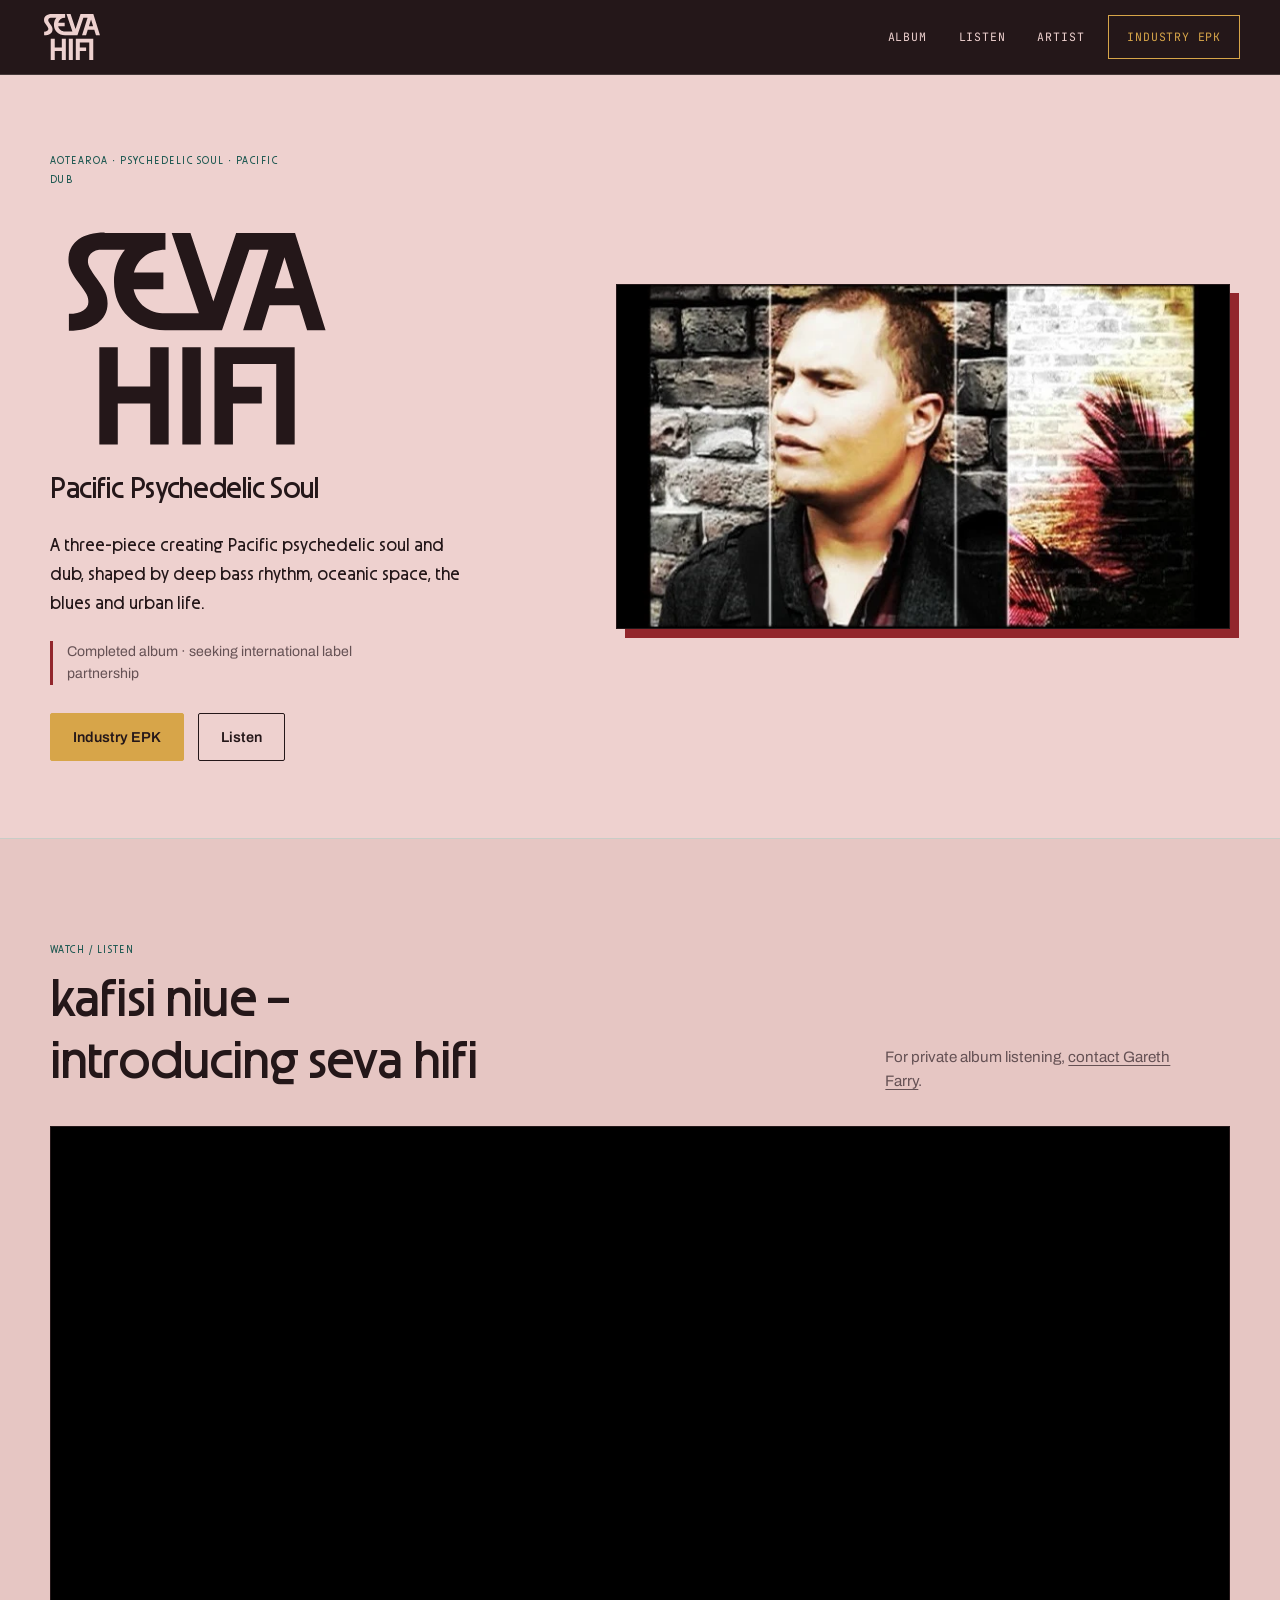
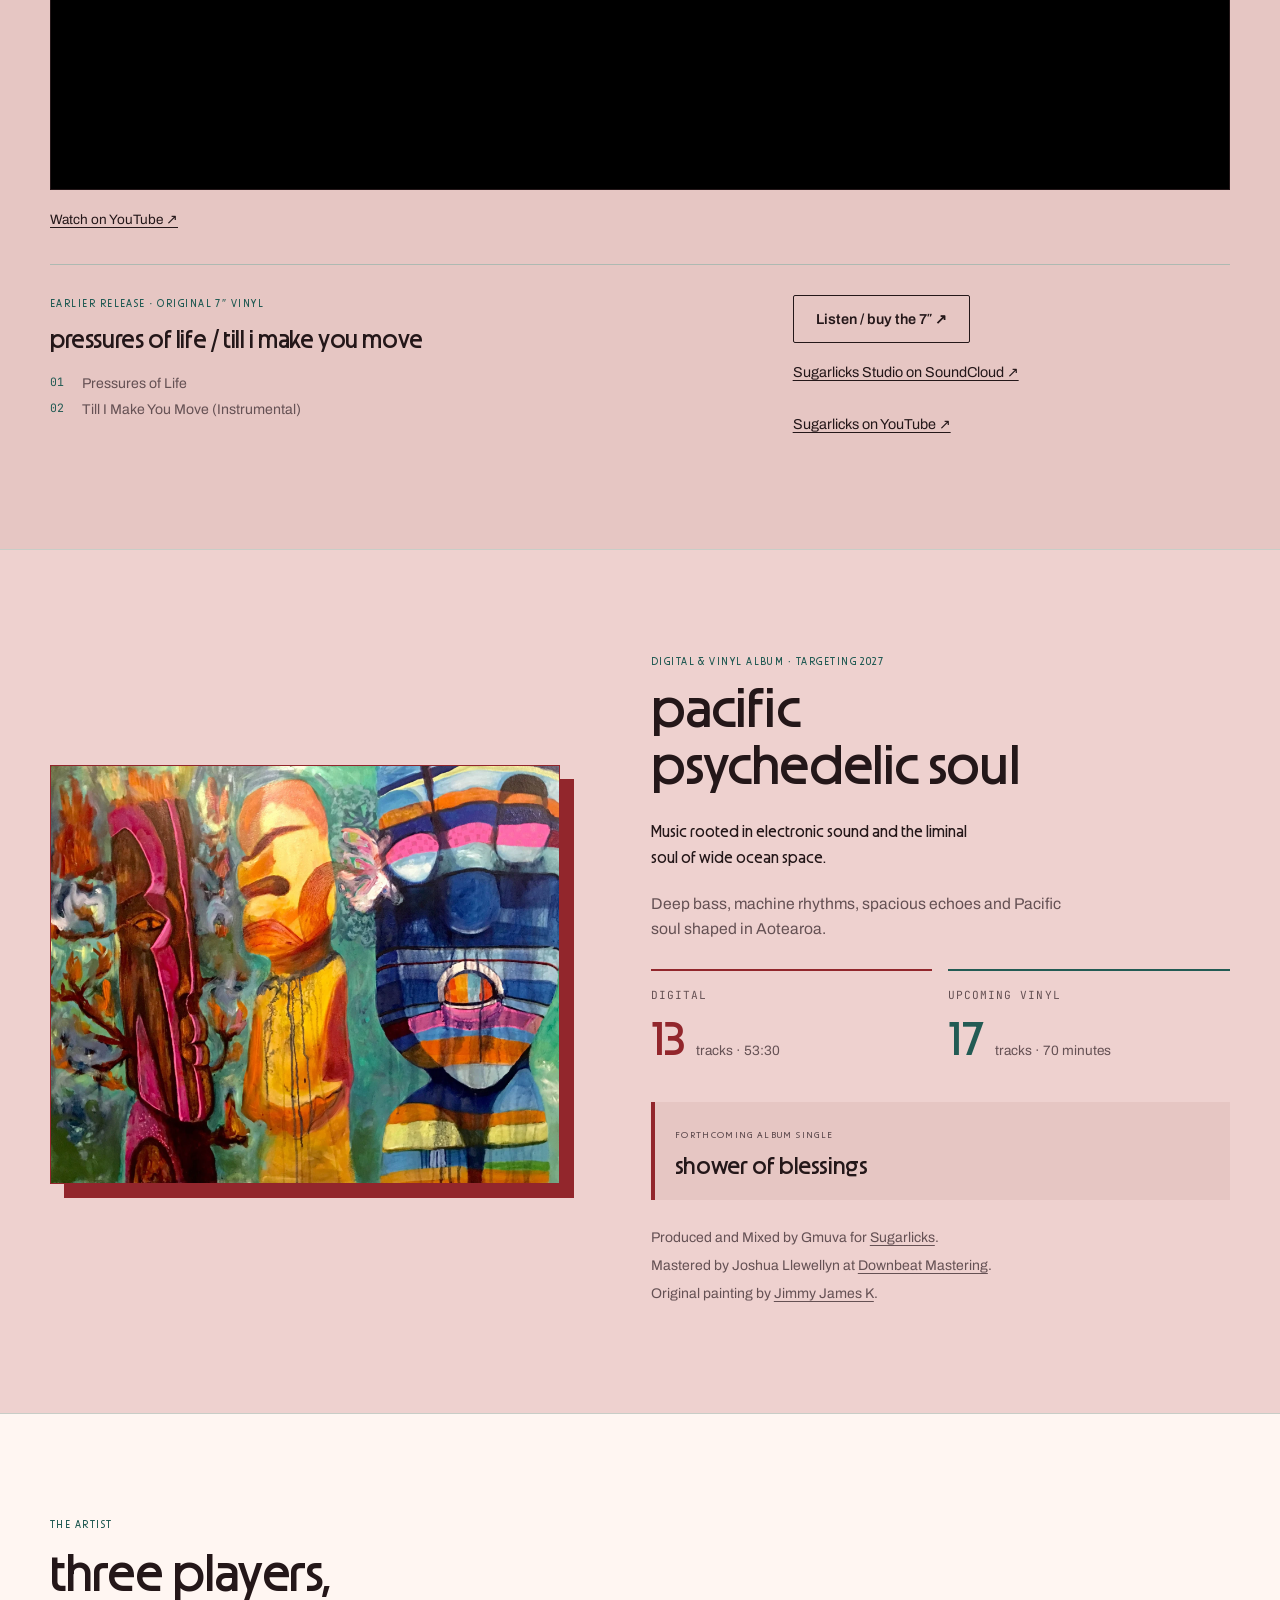
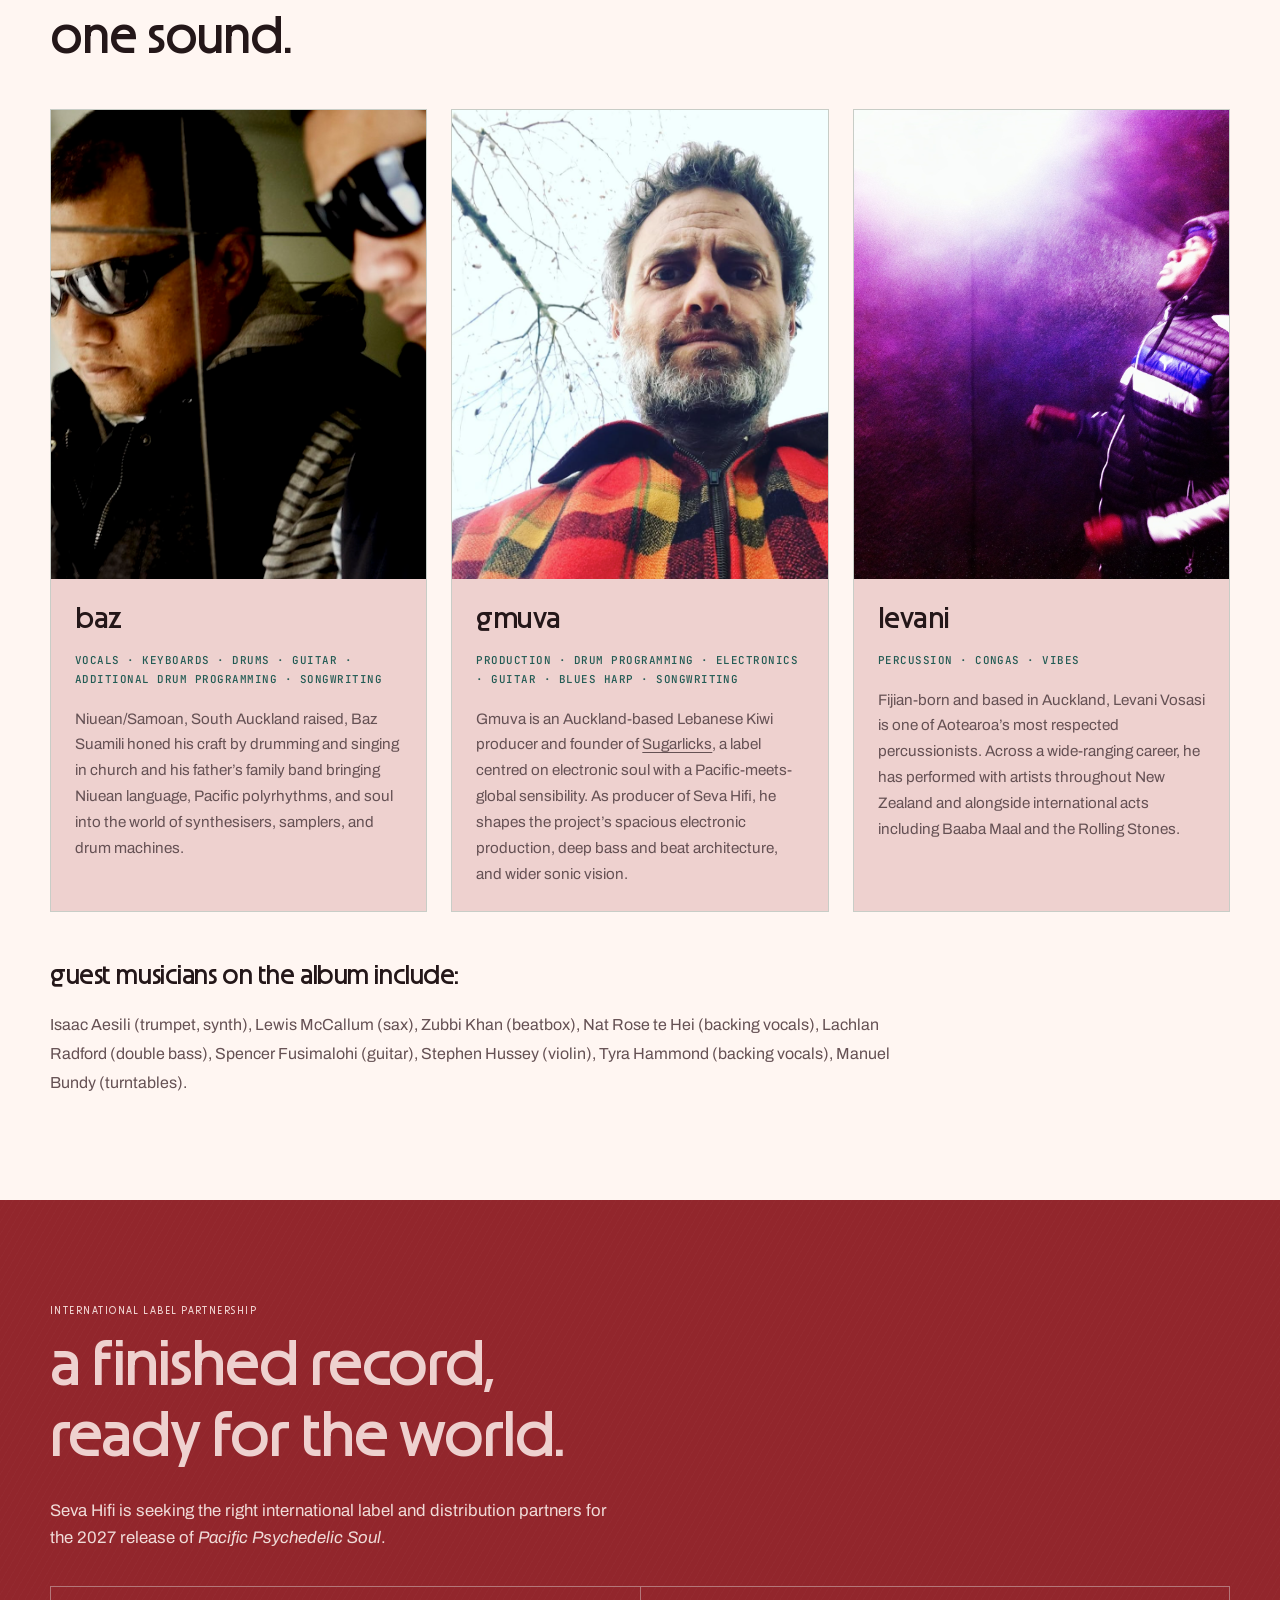
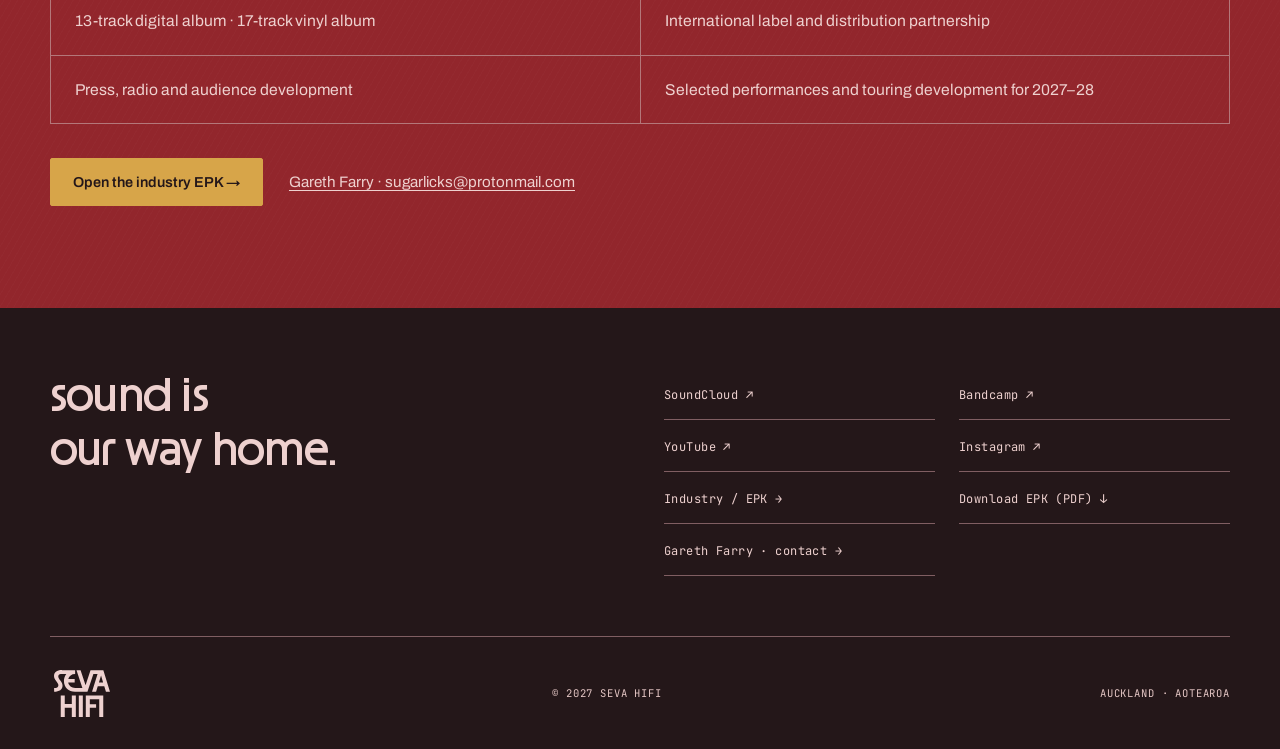
<file: index.html>
<!doctype html>
<html lang="en-NZ">
<head>
<meta charset="utf-8"/>
<meta name="viewport" content="width=device-width, initial-scale=1"/>
<title>Seva Hifi – Pacific Psychedelic Soul</title>
<meta name="description" content="Seva Hifi makes Pacific psychedelic soul and dub. Explore Pacific Psychedelic Soul, hear the music and open the industry EPK."/>
<meta property="og:title" content="Seva Hifi – Pacific Psychedelic Soul"/>
<meta property="og:description" content="A completed album seeking an international label partner. Pacific Psychedelic Soul: 13 tracks digital, 17 tracks vinyl."/>
<meta property="og:image" content="assets/images/seva-hifi-social-preview.jpg"/>
<meta property="og:type" content="website"/>
<meta name="theme-color" content="#eed1cf"/>
<link href="favicon.svg?v=2027-logo" rel="icon" type="image/svg+xml"/>
<link href="favicon.ico?v=2027-logo" rel="icon" sizes="16x16 32x32 48x48"/>
<link href="apple-touch-icon.png?v=2027-logo" rel="apple-touch-icon" sizes="180x180"/>
<link href="https://fonts.googleapis.com" rel="preconnect"/>
<link href="https://fonts.gstatic.com" rel="preconnect" crossorigin/>
<link href="https://fonts.googleapis.com/css2?family=Archivo:wght@400;500;600&amp;family=JetBrains+Mono:wght@400;500&amp;display=swap" rel="stylesheet"/>
<link href="assets/fonts/DualGrafika-v01.woff2" rel="preload" as="font" type="font/woff2" crossorigin="anonymous"/>
<link href="assets/css/style.css?v=8-guests-blues" rel="stylesheet"/>
</head>
<body>
<a class="skip-link" href="#main">Skip to content</a>
<nav class="site-nav" aria-label="Main navigation">
  <div class="nav-inner">
    <a class="nav-mark" href="#top" aria-label="Seva Hifi home"><img src="assets/brand/seva-hifi-logo-rose.svg" alt="" width="1976" height="1674"/></a>
    <div class="nav-links">
      <a href="#album">Album</a>
      <a class="nav-secondary" href="#watch">Listen</a>
      <a class="nav-secondary" href="#artists">Artist</a>
      <a class="nav-epk" href="epk/" target="_blank" rel="noopener">Industry EPK</a>
    </div>
  </div>
</nav>
<main id="main">
<section class="hero" id="top" aria-labelledby="artist-name">
  <div class="section-inner hero-grid">
    <div class="hero-copy">
      <p class="eyebrow">Aotearoa · Psychedelic soul · Pacific dub</p>
      <h1 class="wordmark" id="artist-name"><img class="hero-logo" src="assets/brand/seva-hifi-logo-ink.svg" alt="Seva Hifi" width="1976" height="1674" fetchpriority="high"/></h1>
      <p class="hero-album-title">Pacific Psychedelic Soul</p>
      <p class="hero-intro">A three-piece creating Pacific psychedelic soul and dub, shaped by deep bass rhythm, oceanic space, the blues and urban life.</p>
      <p class="hero-status">Completed album · seeking international label partnership</p>
      <div class="actions hero-actions">
        <a class="button button-primary" href="epk/" target="_blank" rel="noopener">Industry EPK</a>
        <a class="button button-secondary" href="#watch">Listen</a>
      </div>
    </div>
    <figure class="hero-photo">
      <picture>
        <source srcset="assets/images/baz-poster-hero.webp" type="image/webp"/>
        <img src="assets/images/baz-poster-hero.jpg" alt="Baz Suamili, vocalist of Seva Hifi, against a brick wall" width="640" height="359" fetchpriority="high"/>
      </picture>
    </figure>
  </div>
</section>
<section class="section watch-section" id="watch" aria-labelledby="watch-title">
  <div class="section-inner">
    <div class="watch-heading">
      <div>
        <p class="kicker">Watch / listen</p>
        <h2 id="watch-title">Kafisi Niue –<br/>introducing Seva Hifi</h2>
      </div>
      <p class="watch-intro">For private album listening, <a href="mailto:sugarlicks@protonmail.com?subject=Seva%20Hifi%20%E2%80%93%20private%20album%20listening" target="_blank" rel="noopener">contact Gareth Farry</a>.</p>
    </div>
    <div class="video-embed"><iframe id="seva-video" src="https://www.youtube-nocookie.com/embed/HJduRPhpvyc?enablejsapi=1&amp;playsinline=1&amp;origin=https%3A%2F%2Fsugarlicks.github.io" title="Kafisi Niue – introducing Seva Hifi" loading="lazy" referrerpolicy="strict-origin-when-cross-origin" allow="accelerometer; encrypted-media; gyroscope; picture-in-picture; web-share" allowfullscreen></iframe></div>
    <p class="watch-note"><a href="https://www.youtube.com/watch?v=HJduRPhpvyc" target="_blank" rel="noopener">Watch on YouTube ↗</a></p>
    <aside class="catalogue-release" id="first-transmission" aria-labelledby="seven-inch-title">
      <div class="catalogue-copy">
        <p class="kicker">Earlier release · original 7″ vinyl</p>
        <h3 id="seven-inch-title">Pressures of Life / Till I Make You Move</h3>
        <ol class="track-list"><li><span class="track-no">01</span><span>Pressures of Life</span><span></span></li><li><span class="track-no">02</span><span>Till I Make You Move (Instrumental)</span><span></span></li></ol>
      </div>
      <div class="release-actions">
        <a class="button button-secondary" href="https://sevahifi.bandcamp.com/album/pressures-of-life" target="_blank" rel="noopener">Listen / buy the 7″ ↗</a>
        <a class="text-link" href="https://soundcloud.com/sugarlicks_studio" target="_blank" rel="noopener">Sugarlicks Studio on SoundCloud ↗</a>
        <a class="text-link" href="https://www.youtube.com/@sugarlicks" target="_blank" rel="noopener">Sugarlicks on YouTube ↗</a>
      </div>
    </aside>
  </div>
</section>
<section class="section album-section" id="album" aria-labelledby="album-title">
  <div class="section-inner album-grid">
    <figure class="album-art">
      <div class="frame">
        <picture>
          <source srcset="assets/images/pacific-psychedelic-soul-cover.webp" type="image/webp"/>
          <img src="assets/images/pacific-psychedelic-soul-cover.jpg" alt="Pacific Psychedelic Soul cover painting, with layered figures in blue, ochre, green and pink" width="1800" height="1479" loading="lazy"/>
        </picture>
      </div>
    </figure>
    <div class="album-copy">
      <p class="kicker">Digital &amp; vinyl album · targeting 2027</p>
      <h2 id="album-title">Pacific Psychedelic Soul</h2>
      <p class="album-deck">Music rooted in electronic sound and the liminal soul of wide ocean space.</p>
      <p class="album-description">Deep bass, machine rhythms, spacious echoes and Pacific soul shaped in Aotearoa.</p>
      <dl class="album-formats" aria-label="Album formats">
        <div class="format-block">
          <dt>Digital</dt>
          <dd><strong>13</strong><span>tracks · 53:30</span></dd>
        </div>
        <div class="format-block">
          <dt>Upcoming vinyl</dt>
          <dd><strong>17</strong><span>tracks · 70 minutes</span></dd>
        </div>
      </dl>
      <div class="next-single">
        <span class="meta">Forthcoming album single</span>
        <strong>Shower of Blessings</strong>
      </div>
      <div class="album-credits" aria-label="Album credits">
        <p>Produced and Mixed by Gmuva for <a href="https://sugarlicks.bandcamp.com/" target="_blank" rel="noopener">Sugarlicks</a>.</p>
        <p>Mastered by Joshua Llewellyn at <a href="https://www.downbeatmastering.co.nz/" target="_blank" rel="noopener">Downbeat Mastering</a>.</p>
        <p>Original painting by <a href="https://www.koratoras.com/" target="_blank" rel="noopener">Jimmy James K</a>.</p>
      </div>
    </div>
  </div>
</section>
<section class="section artists-section" id="artists" aria-labelledby="musicians-title">
  <div class="section-inner">
    <div class="section-heading">
      <p class="kicker">The artist</p>
      <h2 id="musicians-title">Three players,<br/>one sound.</h2>
    </div>
    <div class="artist-grid">
<article class="artist-card baz reveal"><div class="artist-photo"><img alt="Baz Suamili wearing dark sunglasses" src="assets/images/baz-artist.jpg" width="552" height="552" loading="lazy"/></div><div class="artist-info"><h3>Baz</h3><p class="artist-role">Vocals · Keyboards · Drums · Guitar · Additional drum programming · Songwriting</p><p class="artist-bio">Niuean/Samoan, South Auckland raised, Baz Suamili honed his craft by drumming and singing in church and his father’s family band bringing Niuean language, Pacific polyrhythms, and soul into the world of synthesisers, samplers, and drum machines.</p></div></article>
<article class="artist-card gmuva reveal"><div class="artist-photo"><img alt="Producer Gmuva in a red checked shirt" src="assets/images/gmuva-artist.png" width="1009" height="1058" loading="lazy"/></div><div class="artist-info"><h3>Gmuva</h3><p class="artist-role">Production · Drum programming · Electronics · Guitar · Blues harp · Songwriting</p><p class="artist-bio">Gmuva is an Auckland-based Lebanese Kiwi producer and founder of <a href="https://sugarlicks.bandcamp.com/" target="_blank" rel="noopener">Sugarlicks</a>, a label centred on electronic soul with a Pacific-meets-global sensibility. As producer of Seva Hifi, he shapes the project’s spacious electronic production, deep bass and beat architecture, and wider sonic vision.</p></div></article>
<article class="artist-card levani reveal"><div class="artist-photo"><img alt="Levani Vosasi performing under purple stage lights" src="assets/images/levani-artist.jpg" width="2048" height="1529" loading="lazy"/></div><div class="artist-info"><h3>Levani</h3><p class="artist-role">Percussion · Congas · Vibes</p><p class="artist-bio">Fijian-born and based in Auckland, Levani Vosasi is one of Aotearoa’s most respected percussionists. Across a wide-ranging career, he has performed with artists throughout New Zealand and alongside international acts including Baaba Maal and the Rolling Stones.</p></div></article>
    </div>
    <section class="guest-musicians" aria-labelledby="guest-musicians-title">
      <h3 id="guest-musicians-title">Guest musicians on the album include:</h3>
      <p>Isaac Aesili (trumpet, synth), Lewis McCallum (sax), Zubbi Khan (beatbox), Nat Rose te Hei (backing vocals), Lachlan Radford (double bass), Spencer Fusimalohi (guitar), Stephen Hussey (violin), Tyra Hammond (backing vocals), Manuel Bundy (turntables).</p>
    </section>
  </div>
</section>
<section class="section pitch-section" aria-labelledby="pitch-heading">
  <div class="section-inner">
    <p class="kicker">International label partnership</p>
    <h2 id="pitch-heading">A finished record,<br/>ready for the world.</h2>
    <p class="pitch-copy">Seva Hifi is seeking the right international label and distribution partners for the 2027 release of <em>Pacific Psychedelic Soul</em>.</p>
    <ul class="pitch-list">
      <li>13-track digital album · 17-track vinyl album</li>
      <li>International label and distribution partnership</li>
      <li>Press, radio and audience development</li>
      <li>Selected performances and touring development for 2027–28</li>
    </ul>
    <div class="actions pitch-actions">
      <a class="button button-primary" href="epk/" target="_blank" rel="noopener">Open the industry EPK →</a>
      <a class="pitch-email" href="mailto:sugarlicks@protonmail.com" target="_blank" rel="noopener">Gareth Farry · sugarlicks@protonmail.com</a>
    </div>
  </div>
</section>
<section class="contact-section" id="contact" aria-labelledby="contact-title">
  <div class="section-inner contact-grid">
    <h2 id="contact-title">Sound is<br/>our way home.</h2>
    <div class="contact-links">
      <a href="https://soundcloud.com/sugarlicks_studio" target="_blank" rel="noopener">SoundCloud ↗</a>
      <a href="https://sevahifi.bandcamp.com/album/pressures-of-life" target="_blank" rel="noopener">Bandcamp ↗</a>
      <a href="https://www.youtube.com/@sugarlicks" target="_blank" rel="noopener">YouTube ↗</a>
      <a href="https://www.instagram.com/sevahifi" target="_blank" rel="noopener">Instagram ↗</a>
      <a href="epk/" target="_blank" rel="noopener">Industry / EPK →</a>
      <a href="epk/downloads/seva-hifi-epk-2027.pdf?v=2027-guests-bundy" download target="_blank" rel="noopener">Download EPK (PDF) ↓</a>
      <a href="mailto:sugarlicks@protonmail.com" target="_blank" rel="noopener">Gareth Farry · contact →</a>
    </div>
  </div>
</section>
</main>
<footer class="site-footer">
  <div class="section-inner footer-inner">
    <a class="footer-brand" href="#top" aria-label="Seva Hifi home"><img src="assets/brand/seva-hifi-logo-rose.svg" alt="" width="1976" height="1674" loading="lazy"/></a>
    <span>© 2027 Seva Hifi</span>
    <span>Auckland · Aotearoa</span>
  </div>
</footer>
<script src="assets/js/site.js?v=2"></script>
</body>
</html>
</file>
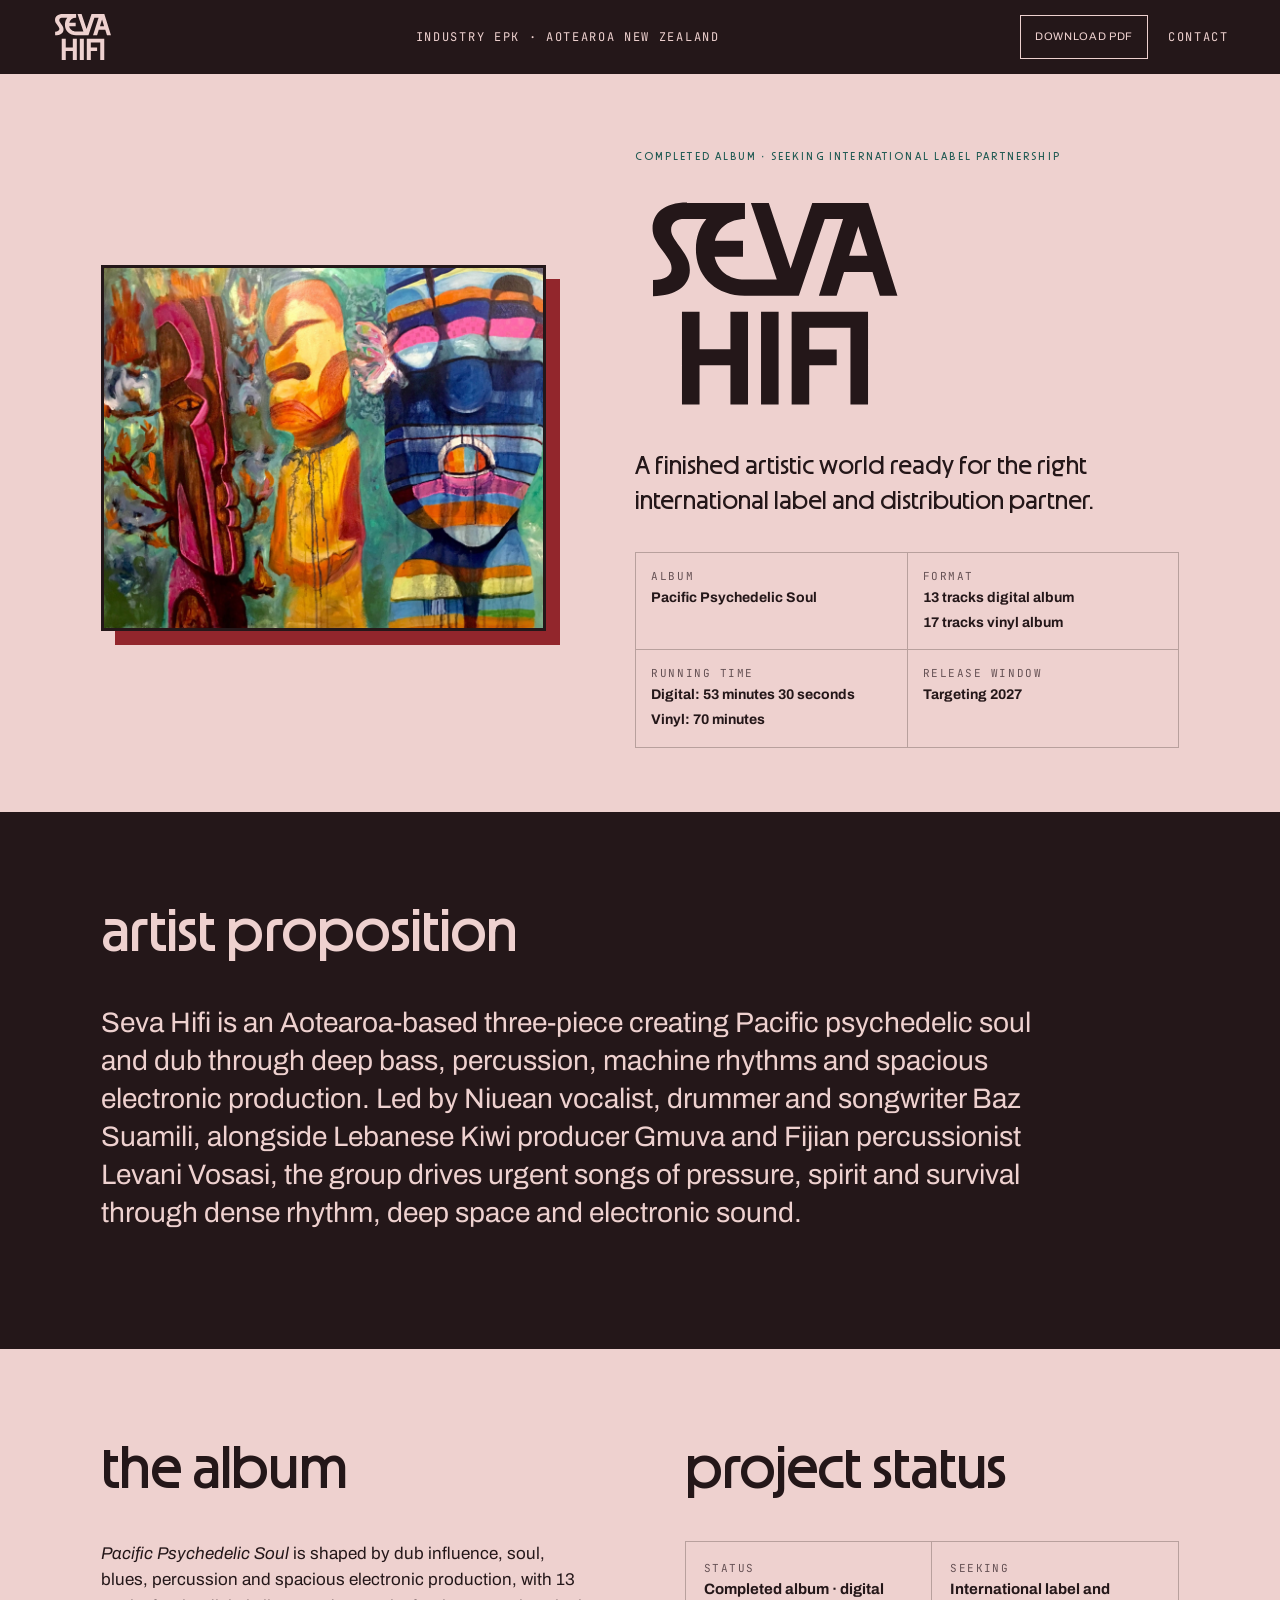
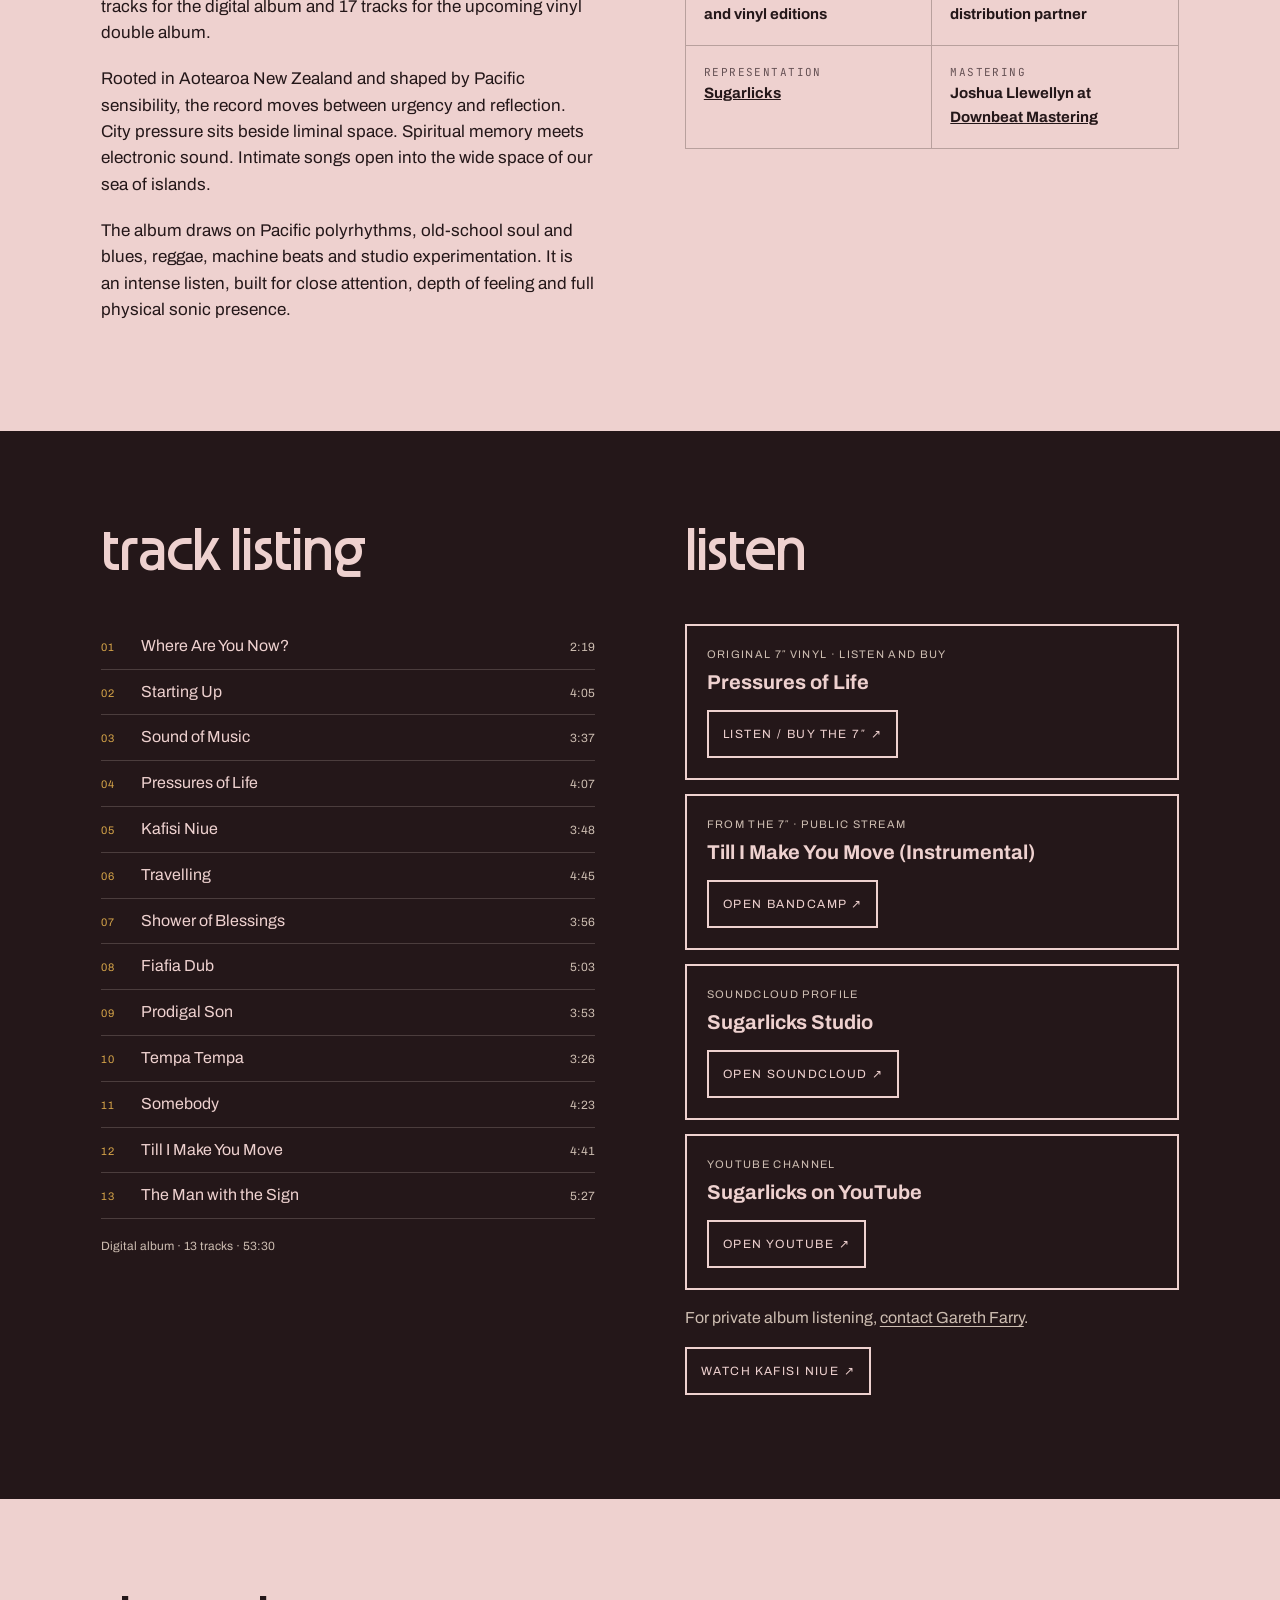
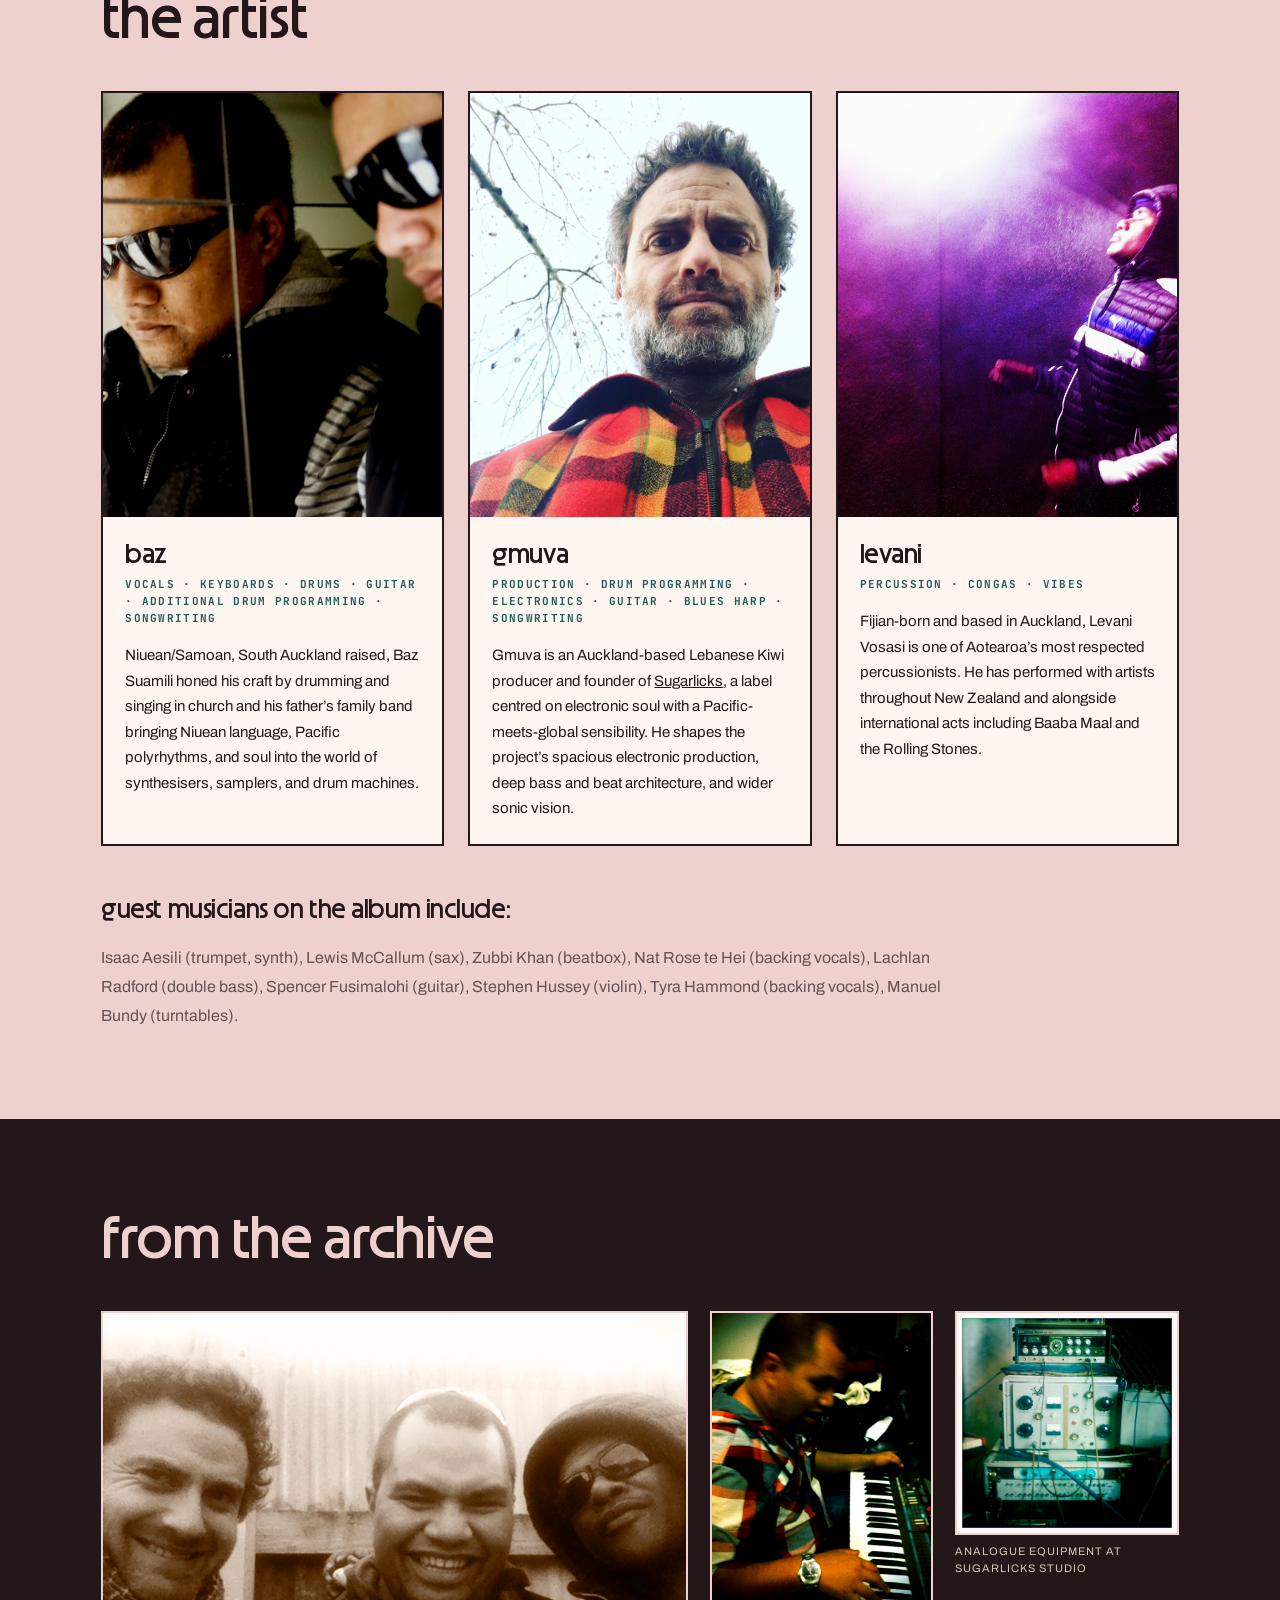
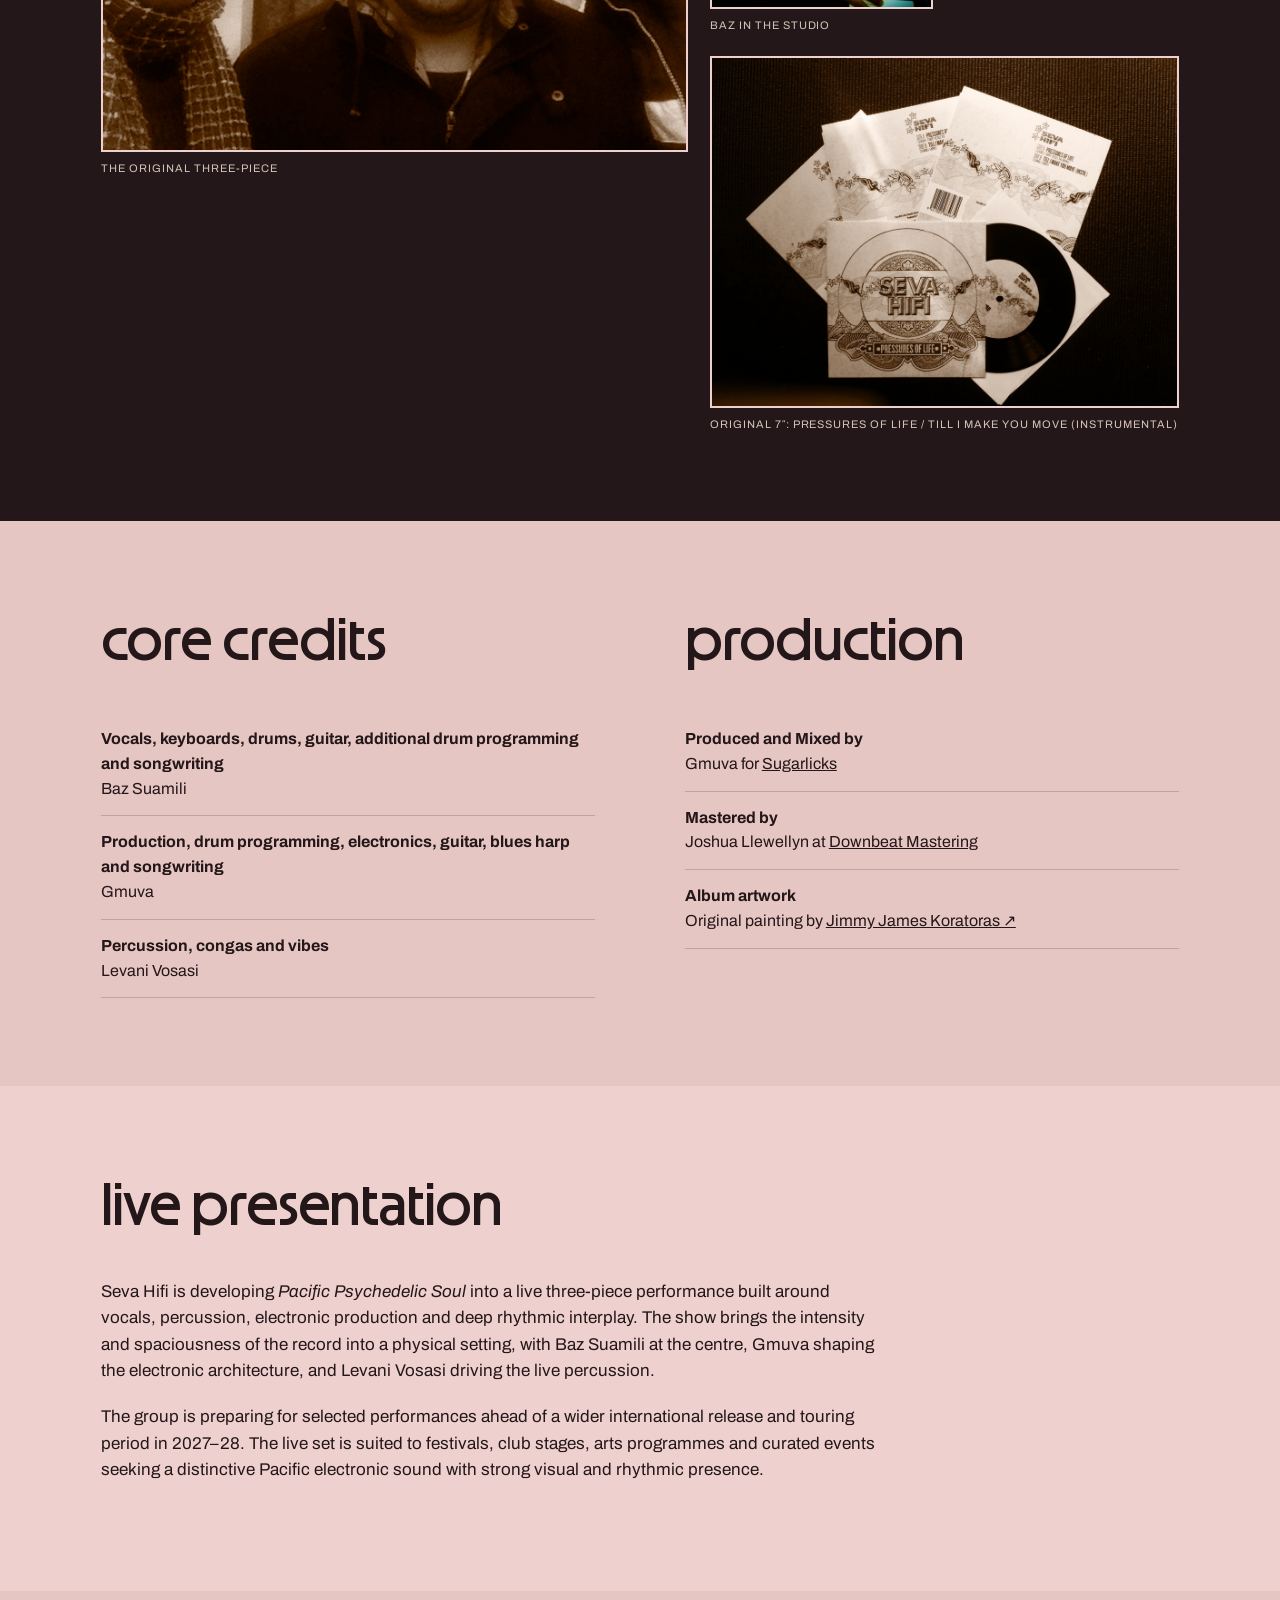
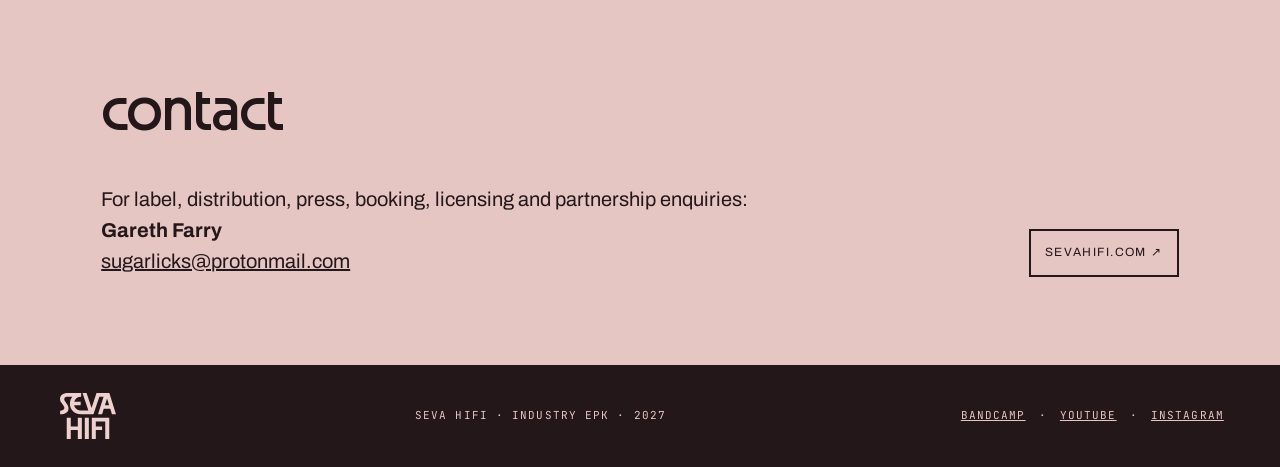
<file: epk/index.html>
<!doctype html>
<html lang="en-NZ">
<head>
<meta charset="utf-8">
<meta name="viewport" content="width=device-width,initial-scale=1">
<title>Seva Hifi – Industry EPK</title>
<meta name="robots" content="noindex,nofollow">
<meta name="theme-color" content="#eed1cf">
<link rel="icon" type="image/svg+xml" href="../favicon.svg?v=2027-logo">
<link rel="icon" sizes="16x16 32x32 48x48" href="../favicon.ico?v=2027-logo">
<link rel="apple-touch-icon" sizes="180x180" href="../apple-touch-icon.png?v=2027-logo">
<link rel="alternate" type="application/pdf" href="downloads/seva-hifi-epk-2027.pdf?v=2027-guests-bundy" title="Seva Hifi Industry EPK 2027 - download PDF">
<link rel="preconnect" href="https://fonts.googleapis.com">
<link rel="preconnect" href="https://fonts.gstatic.com" crossorigin>
<link rel="stylesheet" href="https://fonts.googleapis.com/css2?family=Archivo:wght@400;500;600&amp;family=JetBrains+Mono:wght@400;500&amp;display=swap">

<link rel="preload" href="../assets/fonts/DualGrafika-v01.woff2" as="font" type="font/woff2" crossorigin="anonymous">
<style>
@font-face {
  font-family: "Dual Grafika";
  src: url("../assets/fonts/DualGrafika-v01.woff2") format("woff2");
  font-style: normal;
  font-weight: 100 900;
  font-display: swap;
}


:root{--ink:#241719;--bone:#eed1cf;--blush:#eed1cf;--rust:#225b54;--mustard:#d7a549;--muted:#655154;--red:#92262c;--max:1180px}
*{box-sizing:border-box}html{scroll-behavior:smooth;scroll-padding-top:92px}body{margin:0;background:var(--blush);color:var(--ink);font-family:"Archivo",Arial,sans-serif;line-height:1.55}img{display:block;max-width:100%;height:auto}a{color:inherit}.nav{position:sticky;top:0;z-index:9;background:var(--ink);color:var(--bone);display:flex;justify-content:space-between;padding:15px 4vw;font-size:12px;letter-spacing:.14em;text-transform:uppercase}.nav strong{font-size:14px}.wrap{max-width:var(--max);margin:auto;padding:0 4vw}.hero{background:var(--blush);padding:74px 0 64px}.hero-grid{display:grid;grid-template-columns:minmax(0,.9fr) minmax(0,1.1fr);gap:7vw;align-items:center}.cover{border:3px solid var(--ink);box-shadow:14px 14px 0 var(--red)}.kicker{font-size:12px;letter-spacing:.18em;text-transform:uppercase;color:var(--rust);font-weight:700}.hero h1{font-family:"Dual Grafika",Arial,sans-serif;font-weight:500;font-stretch:expanded;font-size:clamp(70px,10vw,148px);line-height:.8;letter-spacing:-.07em;margin:18px 0 30px;text-transform:uppercase}.hero .lead{font-size:clamp(20px,2.2vw,30px);line-height:1.24;max-width:720px}.facts{display:grid;grid-template-columns:repeat(2,1fr);border-top:1px solid rgba(21,14,11,.25);border-left:1px solid rgba(21,14,11,.25);margin-top:32px}.fact{padding:15px;border-right:1px solid rgba(21,14,11,.25);border-bottom:1px solid rgba(21,14,11,.25)}.fact small{display:block;font-size:11px;letter-spacing:.14em;text-transform:uppercase;color:var(--muted)}.fact strong{font-size:14px}.section{padding:88px 0}.dark{background:var(--ink);color:var(--bone)}.mustard{background:#e6c6c3}h2{font-family:"Dual Grafika",Arial,sans-serif;font-weight:500;font-size:clamp(34px,5vw,70px);line-height:.95;letter-spacing:-.045em;text-transform:uppercase;margin:0 0 34px}.lede{font-size:clamp(20px,2.2vw,29px);line-height:1.35;max-width:950px}.copy{max-width:780px;font-size:17px}.copy p{margin:0 0 20px}.two{display:grid;grid-template-columns:repeat(2,minmax(0,1fr));gap:7vw}.status{display:grid;grid-template-columns:repeat(2,minmax(0,1fr));gap:0;border-top:1px solid rgba(246,234,220,.25);border-left:1px solid rgba(246,234,220,.25)}.status div{padding:18px;border-right:1px solid rgba(246,234,220,.25);border-bottom:1px solid rgba(246,234,220,.25)}.status small{display:block;text-transform:uppercase;letter-spacing:.13em;color:#cdbdb1;font-size:11px}.status strong{font-size:15px}.trackgrid{display:grid;grid-template-columns:repeat(2,minmax(0,1fr));gap:7vw}.tracklist{counter-reset:t}.track{display:grid;grid-template-columns:34px 1fr;gap:10px;padding:10px 0;border-bottom:1px solid rgba(246,234,220,.18)}.track:before{counter-increment:t;content:counter(t,decimal-leading-zero);font-size:11px;color:var(--mustard);letter-spacing:.1em}.listen-card{border:2px solid var(--bone);padding:20px;margin-bottom:14px}.listen-card small{display:block;color:#cdbdb1;text-transform:uppercase;letter-spacing:.12em;font-size:11px}.listen-card strong{display:block;font-size:20px;margin:4px 0 12px}.button{display:inline-block;border:2px solid currentColor;padding:10px 14px;text-decoration:none;text-transform:uppercase;font-size:11px;letter-spacing:.12em}.artists{display:grid;grid-template-columns:repeat(3,minmax(0,1fr));gap:24px}.artist{background:#fff6f2;border:2px solid var(--ink)}.artist .photo{aspect-ratio:4/5;overflow:hidden;background:#ddd}.artist .photo img{width:100%;height:100%;object-fit:cover}.artist.baz img{object-position:50% 30%}.artist.gmuva img{object-position:50% 35%}.artist.levani img{object-position:52% 30%}.artist-copy{padding:22px}.artist h3{font-family:"Dual Grafika",Arial,sans-serif;font-weight:500;font-size:30px;letter-spacing:-.04em;text-transform:uppercase;margin:0}.role{font-size:11px;letter-spacing:.12em;text-transform:uppercase;color:var(--rust);font-weight:700;margin:4px 0 16px}.artist p{font-size:15px;line-height:1.7;margin:0}.archive{display:grid;grid-template-columns:1.25fr 1fr;gap:22px}.archive-grid{display:grid;grid-template-columns:repeat(2,minmax(0,1fr));gap:22px}.archive figure{margin:0}.archive img{width:100%;height:auto;border:2px solid var(--bone)}figcaption{font-size:11px;text-transform:uppercase;letter-spacing:.09em;color:#d3c2b5;margin-top:8px}.credits{display:grid;grid-template-columns:repeat(2,minmax(0,1fr));gap:7vw}.credit-list{margin:0;padding:0;list-style:none}.credit-list li{padding:14px 0;border-bottom:1px solid rgba(21,14,11,.18)}.credit-list strong{display:block}.contact{display:flex;justify-content:space-between;gap:40px;align-items:end}.contact p{font-size:20px;margin:0}.footer{background:var(--ink);color:#e4c6c4;padding:24px 4vw;display:flex;justify-content:space-between;font-size:11px;letter-spacing:.1em;text-transform:uppercase}
@media(max-width:800px){.hero-grid,.two,.trackgrid,.credits{grid-template-columns:1fr}.hero h1{font-size:24vw}.facts,.status{grid-template-columns:1fr}.artists{grid-template-columns:1fr}.archive{grid-template-columns:1fr}.contact{display:block}.contact .button{margin-top:24px}.nav span{display:none}.section{padding:64px 0}}
.hero h1{font-family:"Dual Grafika",Arial,sans-serif;font-weight:500;font-variation-settings:"wght" 95;letter-spacing:-.035em}
.track{grid-template-columns:30px minmax(0,1fr) auto;align-items:baseline}
.track time{font-size:12px;font-variant-numeric:tabular-nums;color:#cdbdb1;white-space:nowrap}
.album-runtime{font-size:12px;color:#cdbdb1;margin-top:18px}
.listen-note{color:#cdbdb1}.listen-note a{text-underline-offset:.2em}
.nav a{text-decoration:none}.nav a:focus-visible{outline:2px solid var(--mustard);outline-offset:5px}

.nav{align-items:center;gap:16px}
.nav a{min-height:44px;display:inline-flex;align-items:center}
.nav strong,h2,.artist h3{font-family:"Dual Grafika",Arial,sans-serif;font-weight:500}
.kicker,.fact small,.status small,.role,.nav,.footer{font-family:"JetBrains Mono",monospace}
.cover{width:100%;height:auto}
.fact,.status div,.artist-copy{min-width:0}
.credit-list,.copy,.artist p{overflow-wrap:break-word}
.button{min-height:48px;display:inline-flex;align-items:center;justify-content:center;font-family:"Archivo",Arial,sans-serif;font-size:12px}
.footer{align-items:center;gap:20px;flex-wrap:wrap;color:#e4c6c4}
.footer a{display:inline-flex;align-items:center;min-height:44px;padding-inline:5px}
@media(max-width:800px){.hero-grid{gap:44px}.cover{max-width:560px;margin-bottom:14px}.footer{display:block}.footer span{display:block}.artist-copy{padding:24px}}
@media(prefers-reduced-motion:reduce){html{scroll-behavior:auto}*,*::before,*::after{animation:none!important;transition:none!important}}


.hero h1,h2,.artist h3,.nav strong{text-transform:lowercase;font-feature-settings:"liga" 0,"clig" 0,"calt" 0;font-variant-ligatures:none}

h2,.artist h3 {font-variation-settings:"wght" 95;font-weight:500;font-synthesis:none;letter-spacing:-.015em;line-height:1.1;font-feature-settings:"ss05" 0,"liga" 0,"clig" 0,"calt" 0}
.hero .lead,.kicker {font-family:"Dual Grafika",Arial,sans-serif;font-variation-settings:"wght" 84;font-weight:400;font-synthesis:none;font-feature-settings:"ss05" 0,"liga" 0,"clig" 0,"calt" 0}
.nav {min-height:74px;padding-block:8px}
.nav-logo {display:block;width:64px;height:auto}
.hero h1.epk-wordmark {margin:18px 0 24px;line-height:1;font-size:inherit}
.epk-wordmark img {width:clamp(220px,22vw,280px);height:auto}
.footer-brand img {width:64px;height:auto}
@media(max-width:800px){.epk-wordmark img{width:210px}}
.nav-actions{display:flex;align-items:center;gap:20px}
.nav .download-button{border:1px solid var(--bone);min-height:44px;padding:8px 14px;font-size:11px;letter-spacing:.06em}
.nav .download-button:hover{background:var(--bone);color:var(--ink)}
@media(max-width:480px){.nav-actions{gap:14px}.nav .download-button{padding-inline:11px}.nav{letter-spacing:.08em}}
.guest-musicians{margin-top:48px}
.guest-musicians h3{font-family:"Dual Grafika",Arial,sans-serif;font-variation-settings:"wght" 95;font-weight:500;font-synthesis:none;font-feature-settings:"ss05" 0,"liga" 0,"clig" 0,"calt" 0;text-transform:lowercase;font-size:clamp(1.4rem,2.4vw,1.8rem);line-height:1.2;letter-spacing:-.015em;margin:0 0 16px}
.guest-musicians p{font-size:1rem;line-height:1.8;max-width:94ch;margin:0;color:var(--muted)}
</style>
</head>
<body>
<nav class="nav" aria-label="EPK navigation"><a href="../" aria-label="Seva Hifi homepage" target="_blank" rel="noopener"><img class="nav-logo" src="../assets/brand/seva-hifi-logo-rose.svg" alt="" width="1976" height="1674"></a><span>Industry EPK · Aotearoa New Zealand</span><div class="nav-actions"><a class="button download-button" href="downloads/seva-hifi-epk-2027.pdf?v=2027-guests-bundy" download target="_blank" rel="noopener">Download PDF</a><a href="#contact" target="_blank" rel="noopener">Contact</a></div></nav>
<header class="hero">
<div class="wrap hero-grid">
<img class="cover" src="../assets/images/pacific-psychedelic-soul-cover.jpg" alt="Pacific Psychedelic Soul cover painting, with layered figures in blue, ochre, green and pink" width="1800" height="1479">
<div><div class="kicker">Completed album · seeking international label partnership</div><h1 class="epk-wordmark"><img src="../assets/brand/seva-hifi-logo-ink.svg" alt="Seva Hifi" width="1976" height="1674"></h1><p class="lead">A finished artistic world ready for the right international label and distribution partner.</p>
<div class="facts"><div class="fact"><small>Album</small><strong>Pacific Psychedelic Soul</strong></div><div class="fact"><small>Format</small><strong>13 tracks digital album<br>17 tracks vinyl album</strong></div><div class="fact"><small>Running time</small><strong>Digital: 53 minutes 30 seconds<br>Vinyl: 70 minutes</strong></div><div class="fact"><small>Release window</small><strong>Targeting 2027</strong></div></div></div>
</div></header>
<section class="section dark"><div class="wrap"><h2>Artist proposition</h2><p class="lede">Seva Hifi is an Aotearoa-based three-piece creating Pacific psychedelic soul and dub through deep bass, percussion, machine rhythms and spacious electronic production. Led by Niuean vocalist, drummer and songwriter Baz Suamili, alongside Lebanese Kiwi producer Gmuva and Fijian percussionist Levani Vosasi, the group drives urgent songs of pressure, spirit and survival through dense rhythm, deep space and electronic sound.</p></div></section>
<section class="section"><div class="wrap two"><div><h2>The album</h2><div class="copy"><p><em>Pacific Psychedelic Soul</em> is shaped by dub influence, soul, blues, percussion and spacious electronic production, with 13 tracks for the digital album and 17 tracks for the upcoming vinyl double album.</p><p>Rooted in Aotearoa New Zealand and shaped by Pacific sensibility, the record moves between urgency and reflection. City pressure sits beside liminal space. Spiritual memory meets electronic sound. Intimate songs open into the wide space of our sea of islands.</p><p>The album draws on Pacific polyrhythms, old-school soul and blues, reggae, machine beats and studio experimentation. It is an intense listen, built for close attention, depth of feeling and full physical sonic presence.</p></div></div><div><h2>Project status</h2><div class="status" style="color:var(--ink);border-color:rgba(21,14,11,.25)"><div style="border-color:rgba(21,14,11,.25)"><small style="color:var(--muted)">Status</small><strong>Completed album · digital and vinyl editions</strong></div><div style="border-color:rgba(21,14,11,.25)"><small style="color:var(--muted)">Seeking</small><strong>International label and distribution partner</strong></div><div style="border-color:rgba(21,14,11,.25)"><small style="color:var(--muted)">Representation</small><strong><a href="https://sugarlicks.bandcamp.com/" target="_blank" rel="noopener">Sugarlicks</a></strong></div><div style="border-color:rgba(21,14,11,.25)"><small style="color:var(--muted)">Mastering</small><strong>Joshua Llewellyn at <a href="https://www.downbeatmastering.co.nz/" target="_blank" rel="noopener">Downbeat Mastering</a></strong></div></div></div></div></section>
<section class="section dark"><div class="wrap trackgrid"><div><h2>Track listing</h2><div class="tracklist"><div class="track"><span>Where Are You Now?</span><time datetime="PT2M19S">2:19</time></div><div class="track"><span>Starting Up</span><time datetime="PT4M5S">4:05</time></div><div class="track"><span>Sound of Music</span><time datetime="PT3M37S">3:37</time></div><div class="track"><span>Pressures of Life</span><time datetime="PT4M7S">4:07</time></div><div class="track"><span>Kafisi Niue</span><time datetime="PT3M48S">3:48</time></div><div class="track"><span>Travelling</span><time datetime="PT4M45S">4:45</time></div><div class="track"><span>Shower of Blessings</span><time datetime="PT3M56S">3:56</time></div><div class="track"><span>Fiafia Dub</span><time datetime="PT5M3S">5:03</time></div><div class="track"><span>Prodigal Son</span><time datetime="PT3M53S">3:53</time></div><div class="track"><span>Tempa Tempa</span><time datetime="PT3M26S">3:26</time></div><div class="track"><span>Somebody</span><time datetime="PT4M23S">4:23</time></div><div class="track"><span>Till I Make You Move</span><time datetime="PT4M41S">4:41</time></div><div class="track"><span>The Man with the Sign</span><time datetime="PT5M27S">5:27</time></div></div><p class="album-runtime">Digital album · 13 tracks · 53:30</p></div><div><h2>Listen</h2><div class="listen-card"><small>Original 7″ vinyl · listen and buy</small><strong>Pressures of Life</strong><a class="button" href="https://sevahifi.bandcamp.com/album/pressures-of-life" target="_blank" rel="noopener">Listen / buy the 7″ ↗</a></div><div class="listen-card"><small>From the 7″ · public stream</small><strong>Till I Make You Move (Instrumental)</strong><a class="button" href="https://sevahifi.bandcamp.com/album/pressures-of-life" target="_blank" rel="noopener">Open Bandcamp ↗</a></div><div class="listen-card"><small>SoundCloud profile</small><strong>Sugarlicks Studio</strong><a class="button" href="https://soundcloud.com/sugarlicks_studio" target="_blank" rel="noopener">Open SoundCloud ↗</a></div><div class="listen-card"><small>YouTube channel</small><strong>Sugarlicks on YouTube</strong><a class="button" href="https://www.youtube.com/@sugarlicks" target="_blank" rel="noopener">Open YouTube ↗</a></div><p class="listen-note">For private album listening, <a href="mailto:sugarlicks@protonmail.com?subject=Seva%20Hifi%20%E2%80%93%20private%20album%20listening" target="_blank" rel="noopener">contact Gareth Farry</a>.</p><p><a class="button" href="../#watch" target="_blank" rel="noopener">Watch Kafisi Niue ↗</a></p></div></div></section>
<section class="section"><div class="wrap"><h2>The artist</h2><div class="artists"><article class="artist baz"><div class="photo"><img src="../assets/images/baz-artist.jpg" alt="Baz Suamili wearing dark sunglasses"></div><div class="artist-copy"><h3>Baz</h3><div class="role">Vocals · Keyboards · Drums · Guitar · Additional drum programming · Songwriting</div><p>Niuean/Samoan, South Auckland raised, Baz Suamili honed his craft by drumming and singing in church and his father’s family band bringing Niuean language, Pacific polyrhythms, and soul into the world of synthesisers, samplers, and drum machines.</p></div></article><article class="artist gmuva"><div class="photo"><img src="../assets/images/gmuva-artist.png" alt="Producer Gmuva in a red checked shirt"></div><div class="artist-copy"><h3>Gmuva</h3><div class="role">Production · Drum programming · Electronics · Guitar · Blues harp · Songwriting</div><p>Gmuva is an Auckland-based Lebanese Kiwi producer and founder of <a href="https://sugarlicks.bandcamp.com/" target="_blank" rel="noopener">Sugarlicks</a>, a label centred on electronic soul with a Pacific-meets-global sensibility. He shapes the project’s spacious electronic production, deep bass and beat architecture, and wider sonic vision.</p></div></article><article class="artist levani"><div class="photo"><img src="../assets/images/levani-artist.jpg" alt="Levani Vosasi performing under purple stage lights"></div><div class="artist-copy"><h3>Levani</h3><div class="role">Percussion · Congas · Vibes</div><p>Fijian-born and based in Auckland, Levani Vosasi is one of Aotearoa’s most respected percussionists. He has performed with artists throughout New Zealand and alongside international acts including Baaba Maal and the Rolling Stones.</p></div></article></div>
<section class="guest-musicians" aria-labelledby="guest-musicians-title">
<h3 id="guest-musicians-title">Guest musicians on the album include:</h3>
<p>Isaac Aesili (trumpet, synth), Lewis McCallum (sax), Zubbi Khan (beatbox), Nat Rose te Hei (backing vocals), Lachlan Radford (double bass), Spencer Fusimalohi (guitar), Stephen Hussey (violin), Tyra Hammond (backing vocals), Manuel Bundy (turntables).</p>
</section></div></section>
<section class="section dark"><div class="wrap"><h2>From the archive</h2><div class="archive"><figure><img src="../assets/images/archive-group.jpg" alt="Early Seva Hifi group photograph"><figcaption>The original three-piece</figcaption></figure><div class="archive-grid"><figure><img src="../assets/images/archive-baz-studio.jpg" alt="Baz at the keyboard"><figcaption>Baz in the studio</figcaption></figure><figure><img src="../assets/images/archive-analogue-stack.jpg" alt="Analogue equipment at Sugarlicks Studio"><figcaption>Analogue equipment at Sugarlicks Studio</figcaption></figure><figure style="grid-column:1/-1"><img src="../assets/images/archive-seva7.jpg" alt="Original Seva Hifi 7 inch release"><figcaption>Original 7″: Pressures of Life / Till I Make You Move (Instrumental)</figcaption></figure></div></div></div></section>
<section class="section mustard"><div class="wrap credits"><div><h2>Core credits</h2><ul class="credit-list"><li><strong>Vocals, keyboards, drums, guitar, additional drum programming and songwriting</strong>Baz Suamili</li><li><strong>Production, drum programming, electronics, guitar, blues harp and songwriting</strong>Gmuva</li><li><strong>Percussion, congas and vibes</strong>Levani Vosasi</li></ul></div><div><h2>Production</h2><ul class="credit-list"><li><strong>Produced and Mixed by</strong>Gmuva for <a href="https://sugarlicks.bandcamp.com/" target="_blank" rel="noopener">Sugarlicks</a></li><li><strong>Mastered by</strong>Joshua Llewellyn at <a href="https://www.downbeatmastering.co.nz/" target="_blank" rel="noopener">Downbeat Mastering</a></li><li><strong>Album artwork</strong>Original painting by <a href="https://www.koratoras.com/" target="_blank" rel="noopener">Jimmy James Koratoras ↗</a></li></ul></div></div></section>
<section class="section"><div class="wrap"><h2>Live presentation</h2><div class="copy"><p>Seva Hifi is developing <em>Pacific Psychedelic Soul</em> into a live three-piece performance built around vocals, percussion, electronic production and deep rhythmic interplay. The show brings the intensity and spaciousness of the record into a physical setting, with Baz Suamili at the centre, Gmuva shaping the electronic architecture, and Levani Vosasi driving the live percussion.</p><p>The group is preparing for selected performances ahead of a wider international release and touring period in 2027–28. The live set is suited to festivals, club stages, arts programmes and curated events seeking a distinctive Pacific electronic sound with strong visual and rhythmic presence.</p></div></div></section>
<section class="section mustard" id="contact"><div class="wrap contact"><div><h2>Contact</h2><p>For label, distribution, press, booking, licensing and partnership enquiries:<br><strong>Gareth Farry</strong><br><a href="mailto:sugarlicks@protonmail.com" target="_blank" rel="noopener">sugarlicks@protonmail.com</a></p></div><a class="button" href="https://sevahifi.com" target="_blank" rel="noopener">sevahifi.com ↗</a></div></section>
<footer class="footer"><a class="footer-brand" href="../" aria-label="Seva Hifi homepage" target="_blank" rel="noopener"><img src="../assets/brand/seva-hifi-logo-rose.svg" alt="" width="1976" height="1674" loading="lazy"></a><span>Seva Hifi · Industry EPK · 2027</span><span><a href="https://sevahifi.bandcamp.com/album/pressures-of-life" target="_blank" rel="noopener">Bandcamp</a> · <a href="https://www.youtube.com/@sugarlicks" target="_blank" rel="noopener">YouTube</a> · <a href="https://www.instagram.com/sevahifi" target="_blank" rel="noopener">Instagram</a></span></footer>
</body></html>
</file>
<file: assets/css/style.css>
@font-face {
  font-family: "Dual Grafika";
  src: url("../fonts/DualGrafika-v01.woff2") format("woff2");
  font-style: normal;
  font-weight: 100 900;
  font-display: swap;
}

:root {
  --ink: #241719;
  --paper: #eed1cf;
  --paper-deep: #e6c6c3;
  --white: #fff6f2;
  --red: #92262c;
  --teal: #225b54;
  --ochre: #d7a549;
  --muted: #655154;
  --muted-on-dark: #e4c6c4;
  --line: #c8cdc7;
  --max: 1180px;
}

* { box-sizing: border-box; }
html { scroll-behavior: smooth; scroll-padding-top: 88px; }
body {
  margin: 0;
  background: var(--paper);
  color: var(--ink);
  font-family: "Archivo", Arial, sans-serif;
  line-height: 1.6;
}
img { display: block; max-width: 100%; height: auto; }
picture { display: block; }
figure, dl, dd { margin: 0; }
a { color: inherit; text-underline-offset: .2em; }
button, a { -webkit-tap-highlight-color: transparent; }
a:focus-visible, button:focus-visible {
  outline: 3px solid var(--teal);
  outline-offset: 5px;
}
h1, h2, h3 {
  font-family: "Dual Grafika", Arial, sans-serif;
  font-weight: 500;
  font-variation-settings: "wght" 95;
  line-height: 1;
  letter-spacing: -.015em;

  text-transform: lowercase;
  font-feature-settings: "liga" 0, "clig" 0, "calt" 0;
  font-variant-ligatures: none;
}
h2 { margin: 10px 0 24px; font-size: clamp(2.2rem, 4.4vw, 4rem); }
h3 { margin: 0; }
p { margin: 0 0 18px; }
.section-inner { width: min(var(--max), calc(100% - 80px)); margin-inline: auto; }
.section { padding-block: clamp(64px, 8vw, 112px); }
.eyebrow, .kicker, .meta {
  font-family: "JetBrains Mono", monospace;
  font-size: .7rem;
  font-weight: 500;
  line-height: 1.7;
  letter-spacing: .13em;
  text-transform: uppercase;
}
.kicker, .eyebrow { color: var(--teal); }
.kicker { margin-bottom: 12px; }
.skip-link {
  position: fixed; top: -100px; left: 16px; z-index: 200;
  padding: 12px 18px; background: var(--ochre); color: var(--ink);
}
.skip-link:focus { top: 12px; }

.site-nav {
  position: sticky; top: 0; z-index: 100;
  background: var(--ink); color: var(--paper);
  border-bottom: 1px solid rgba(244,240,231,.16);
}
.nav-inner {
  width: min(1320px, calc(100% - 80px)); margin-inline: auto;
  min-height: 74px; display: flex; align-items: center;
  justify-content: space-between; gap: 24px;
}
.nav-mark {
  font-family: "Dual Grafika", Arial, sans-serif;
  font-size: 1.04rem; font-weight: 500;
  font-variation-settings: "wght" 95;
  letter-spacing: -.02em; text-transform: lowercase; text-decoration: none;
  flex-shrink: 0;

  font-feature-settings: "liga" 0, "clig" 0, "calt" 0;
  font-variant-ligatures: none;
}
.nav-links { display: flex; align-items: center; gap: 16px; }
.nav-links a {
  min-height: 44px; display: inline-flex; align-items: center; padding: 8px;
  color: var(--paper); font-family: "JetBrains Mono", monospace;
  font-size: .72rem; letter-spacing: .07em; text-transform: uppercase; text-decoration: none;
}
.nav-links a:hover { color: var(--ochre); }
.nav-links a.nav-epk {
  padding-inline: 18px; border: 1px solid var(--ochre); color: var(--ochre);
}
.nav-links a.nav-epk:hover { background: var(--ochre); color: var(--ink); }
.site-nav a:focus-visible { outline-color: var(--ochre); }

.hero { padding-block: clamp(40px, 6vw, 84px); }
.hero-grid {
  display: grid; grid-template-columns: minmax(0,.9fr) minmax(0,1.1fr);
  gap: clamp(32px, 5vw, 72px); align-items: center;
}
.hero-copy { min-width: 0; }
.hero .eyebrow { max-width: 48ch; margin-bottom: 24px; }
.wordmark {
  margin: 0 0 30px; font-size: clamp(4.5rem, 8vw, 7.8rem);
  font-weight: 500; font-variation-settings: "wght" 95;
  line-height: .84; letter-spacing: -.02em; text-transform: lowercase;

  font-kerning: none;
}
.hero-intro { max-width: 42ch; margin-bottom: 22px; font-size: clamp(1rem,1.45vw,1.17rem); }
.hero-status {
  max-width: 40ch; padding-left: 14px; border-left: 3px solid var(--red);
  color: var(--muted); font-size: .88rem; line-height: 1.55;
}
.hero-photo {
  min-width: 0; margin: 0;
  border: 1px solid var(--ink); box-shadow: 9px 9px 0 var(--red);
}
.hero-photo picture, .hero-photo img {
  display: block; width: 100%; height: auto;
}
.actions { display: flex; flex-wrap: wrap; align-items: center; gap: 14px; }
.hero-actions { margin-top: 28px; }
.button {
  display: inline-flex; min-height: 48px; justify-content: center; align-items: center;
  padding: 12px 22px; border: 1px solid transparent; border-radius: 2px;
  font-family: "Archivo", Arial, sans-serif; font-size: .9rem;
  font-weight: 600; line-height: 1.3; text-decoration: none;
  transition: background-color .18s ease, color .18s ease;
}
.button-primary { background: var(--ochre); border-color: var(--ochre); color: var(--ink); }
.button-primary:hover { background: #e7ba63; border-color: #e7ba63; }
.button-secondary { border-color: var(--ink); color: var(--ink); background: transparent; }
.button-secondary:hover { background: var(--ink); color: var(--paper); }
.text-link { display: inline-flex; min-height: 44px; align-items: center; font-size: .9rem; }

.watch-section { background: var(--paper-deep); border-block: 1px solid var(--line); }
.watch-heading {
  display: grid; grid-template-columns: minmax(0,1.5fr) minmax(0,.65fr);
  gap: 40px; align-items: end; margin-bottom: 30px;
}
.watch-heading h2 { max-width: 21ch; margin-bottom: 0; }
.watch-intro { margin: 0 0 3px; color: var(--muted); font-size: .95rem; max-width: 32ch; }
.video-embed { aspect-ratio: 16/9; width: 100%; background: #000; border: 1px solid var(--ink); }
.video-embed iframe { display: block; width: 100%; height: 100%; border: 0; }
.watch-note { margin: 8px 0 0; font-size: .85rem; }
.watch-note a { display: inline-flex; min-height: 44px; align-items: center; }
.catalogue-release {
  display: grid; grid-template-columns: minmax(0,1.3fr) minmax(0,.8fr);
  gap: 32px; padding-top: 30px; margin-top: 22px; border-top: 1px solid #aeb9b2;
}
.catalogue-release h3 {
  max-width: 30ch; font-size: clamp(1.3rem,2.1vw,1.7rem);
  line-height: 1.15; font-variation-settings: "wght" 95;
}
.track-list { list-style: none; padding: 0; margin: 16px 0 0; }
.track-list li {
  display: grid; grid-template-columns: 24px minmax(0,1fr) auto; gap: 8px;
  margin: 4px 0; font-size: .88rem; color: var(--muted);
}
.track-no { color: var(--teal); font-family: "JetBrains Mono", monospace; font-size: .72rem; }
.release-actions { display: flex; flex-direction: column; align-items: flex-start; justify-content: center; gap: 8px; }

.album-section { background: var(--paper); }
.album-grid {
  display: grid; grid-template-columns: minmax(0,.95fr) minmax(0,1.05fr);
  gap: clamp(40px, 6vw, 88px); align-items: center;
}
.album-art { min-width: 0; padding: 0 14px 14px 0; }
.album-art .frame { border: 1px solid var(--red); box-shadow: 14px 14px 0 var(--red); }
.album-art img { width: 100%; height: auto; }
.album-copy { min-width: 0; }
.album-copy h2 {
  max-width: 13ch; margin: 12px 0 22px;
  font-size: clamp(2.4rem,4.6vw,4.7rem);
  font-variation-settings: "wght" 95;
  line-height: .98;
}
.album-deck { max-width: 38ch; font-size: 1.08rem; line-height: 1.5; }
.album-description { max-width: 46ch; color: var(--muted); font-size: .98rem; }
.album-formats { display: grid; grid-template-columns: repeat(2,minmax(0,1fr)); gap: 16px; margin: 28px 0; }
.format-block { border-top: 2px solid var(--red); padding: 16px 0 4px; }
.format-block:last-child { border-color: var(--teal); }
.format-block dt {
  margin-bottom: 10px; color: var(--muted);
  font-family: "JetBrains Mono", monospace; font-size: .7rem;
  letter-spacing: .09em; text-transform: uppercase;
}
.format-block dd { display: flex; flex-wrap: wrap; align-items: baseline; column-gap: 12px; }
.format-block strong {
  color: var(--red); font-family: "Dual Grafika", Arial, sans-serif;
  font-size: 3.15rem; font-weight: 500; line-height: 1.1;
}
.format-block:last-child strong { color: var(--teal); }
.format-block span { font-size: .85rem; color: var(--muted); }
.next-single { padding: 18px 20px; border-left: 4px solid var(--red); background: #e6c6c3; }
.next-single .meta { color: #655154; font-size: .65rem; }
.next-single strong {
  display: block; margin-top: 8px;
  font-family: "Dual Grafika", Arial, sans-serif; font-size: clamp(1.3rem,2vw,1.7rem);
  font-weight: 500; line-height: 1.2; letter-spacing: -.02em;

  text-transform: lowercase;
  font-feature-settings: "liga" 0, "clig" 0, "calt" 0;
  font-variant-ligatures: none;
}
.album-credits { margin-top: 26px; font-size: .875rem; line-height: 1.65; color: var(--muted); }
.album-credits p { margin: 0 0 5px; }

.artists-section { background: var(--white); border-top: 1px solid var(--line); }
.section-heading { margin-bottom: 38px; }
.section-heading h2 { margin-bottom: 0; }
.artist-grid { display: grid; grid-template-columns: repeat(3,minmax(0,1fr)); gap: 24px; }
.artist-card {
  display: flex; flex-direction: column; min-width: 0;
  border: 1px solid var(--line); background: var(--paper);
}
.artist-photo { aspect-ratio: 4/5; background: var(--paper-deep); overflow: hidden; }
.artist-photo img { width: 100%; height: 100%; object-fit: cover; }
.artist-card.baz img { object-position: 50% 28%; }
.artist-card.gmuva img { object-position: 50% 35%; }
.artist-card.levani img { object-position: 50% 24%; }
.artist-info { padding: 24px; }
.artist-info h3 {
  margin-bottom: 12px; font-size: 2rem;
  font-variation-settings: "wght" 95;
}
.artist-role {
  color: var(--teal); font-family: "JetBrains Mono", monospace;
  font-size: .68rem; font-weight: 500; line-height: 1.75;
  letter-spacing: .045em; text-transform: uppercase;
  margin: 0 0 18px;
}
.artist-bio { max-width: 44ch; margin: 0; font-size: .95rem; line-height: 1.7; color: var(--muted); }

.guest-musicians { margin-top: 48px; }
.guest-musicians h3 { margin: 0 0 16px; font-size: clamp(1.4rem,2.4vw,1.8rem); line-height: 1.2; }
.guest-musicians p { max-width: 94ch; margin: 0; font-size: 1rem; line-height: 1.8; color: var(--muted); }

.pitch-section {
  position: relative; color: var(--paper); background: var(--red);
  background-image: repeating-linear-gradient(120deg,transparent,transparent 5px,rgba(244,240,231,.014) 5px,rgba(244,240,231,.014) 6px);
}
.pitch-section .kicker { color: var(--paper); }
.pitch-section h2 {
  max-width: 22ch; font-size: clamp(2.6rem,5.4vw,5.2rem); line-height: 1.02;
  font-variation-settings: "wght" 95;
}
.pitch-copy { max-width: 58ch; color: #f0dbd8; font-size: 1.05rem; }
.pitch-list {
  display: grid; grid-template-columns: repeat(2,minmax(0,1fr));
  margin: 34px 0; padding: 0; list-style: none;
  border-top: 1px solid #b4777a; border-left: 1px solid #b4777a;
}
.pitch-list li {
  padding: 22px 24px; border-right: 1px solid #b4777a; border-bottom: 1px solid #b4777a;
  font-size: .98rem; line-height: 1.5;
}
.pitch-actions { gap: 14px 26px; }
.pitch-email {
  min-height: 48px; display: inline-flex; align-items: center;
  font-size: .95rem; overflow-wrap: anywhere;
}
.pitch-section a:focus-visible { outline-color: var(--ochre); }

.contact-section { padding-block: 64px 36px; background: var(--ink); color: var(--paper); }
.contact-grid { display: grid; grid-template-columns: minmax(0,1fr) minmax(0,1fr); gap: 48px; align-items: start; }
.contact-grid h2 { margin: 0; font-size: clamp(2.1rem,4vw,3.4rem); line-height: 1.05; }
.contact-links { display: grid; grid-template-columns: repeat(2,minmax(0,1fr)); gap: 4px 24px; }
.contact-links a {
  display: flex; align-items: center; min-height: 48px; padding-block: 10px;
  border-bottom: 1px solid #805e62; font-family: "JetBrains Mono", monospace;
  font-size: .75rem; letter-spacing: .035em; text-decoration: none;
}
.contact-links a:hover { color: var(--ochre); }
.contact-section a:focus-visible { outline-color: var(--ochre); }
.site-footer { background: var(--ink); color: var(--muted-on-dark); padding-block: 24px; }
.footer-inner {
  display: flex; justify-content: space-between; gap: 20px;
  border-top: 1px solid #805e62; padding-top: 24px;
  font-family: "JetBrains Mono", monospace; font-size: .66rem;
  letter-spacing: .08em; text-transform: uppercase;
}
.reveal { opacity: 1; transform: none; }

@media (max-width: 900px) {
  .hero-grid { grid-template-columns: minmax(0,1fr) minmax(0,1fr); gap: 32px; }
  .wordmark { font-size: clamp(4rem,8.5vw,6rem); 
  font-kerning: none;
}
  .album-grid { gap: 36px; }
  .artist-grid { gap: 16px; }
  .artist-info { padding: 20px; }
}
@media (max-width: 800px) {
  .section-inner, .nav-inner { width: calc(100% - 40px); }
  .hero-grid, .album-grid, .watch-heading, .catalogue-release, .contact-grid { grid-template-columns: minmax(0,1fr); }
  .hero { padding-block: 38px 48px; }
  .wordmark { font-size: clamp(4rem,16vw,6.5rem); margin-bottom: 24px; 
  font-kerning: none;
}
  .hero-intro { max-width: 42ch; font-size: 1.05rem; }
  .hero-photo { max-width: 640px; margin-top: 8px; margin-right: 9px; }
  .watch-heading { gap: 22px; }
  .watch-intro { max-width: 48ch; }
  .catalogue-release { gap: 24px; }
  .album-grid { gap: 42px; }
  .album-art { width: min(560px,100%); }
  .album-copy h2 { font-size: clamp(2.35rem,7vw,3.9rem); }
  .artist-grid { grid-template-columns: minmax(0,1fr); gap: 30px; }
  .artist-card { width: min(560px,100%); margin-inline: auto; }
  .artist-info { padding: 26px; }
  .contact-grid { gap: 30px; }
}
@media (max-width: 560px) {
  .nav-inner { width: calc(100% - 32px); min-height: 66px; gap: 12px; }
  .nav-mark { font-size: .88rem; 
  font-feature-settings: "liga" 0, "clig" 0, "calt" 0;
  font-variant-ligatures: none;
}
  .nav-links { gap: 6px; }
  .nav-links a { font-size: .66rem; padding-inline: 8px; }
  .nav-links a.nav-epk { padding-inline: 12px; }
  .nav-links .nav-secondary { display: none; }
  .hero .eyebrow { max-width: 39ch; font-size: .65rem; }
  .section { padding-block: 56px; }
  .watch-heading h2 { font-size: clamp(2rem,7vw,2.5rem); }
  .album-copy h2 { font-size: clamp(2.3rem,8vw,3rem); }
  .album-formats { gap: 20px; }
  .format-block dd { display: block; }
  .format-block span { display: block; margin-top: 5px; }
  .pitch-section h2 { font-size: clamp(2.4rem,8vw,3.2rem); }
  .pitch-list { grid-template-columns: minmax(0,1fr); }
  .pitch-list li { padding: 18px; }
  .pitch-actions { align-items: flex-start; }
  .pitch-email { max-width: 100%; font-size: .88rem; }
  .contact-links { gap: 4px 18px; }
  .contact-links a { font-size: .7rem; }
  .footer-inner { flex-direction: column; gap: 8px; }
}
@media (prefers-reduced-motion: reduce) {
  html { scroll-behavior: auto; }
  *, *::before, *::after { animation: none !important; transition: none !important; }
}


/* The purchased variable font uses wght 10–180: Regular 84, Medium 95. */
h1,h2,h3,.format-block strong,.next-single strong {
  font-variation-settings: "wght" 95;
  font-synthesis: none;
  font-feature-settings: "ss05" 0,"liga" 0,"clig" 0,"calt" 0;
  letter-spacing: -.015em;
  line-height: 1.1;
}
.eyebrow,.kicker,.meta,.hero-intro,.album-deck {
  font-family: "Dual Grafika",Arial,sans-serif;
  font-variation-settings: "wght" 84;
  font-weight: 400;
  font-synthesis: none;
  font-feature-settings: "ss05" 0,"liga" 0,"clig" 0,"calt" 0;
}
.hero-intro { line-height:1.55; }
.nav-mark { display:inline-flex; align-items:center; min-height:64px; }
.nav-mark img { width:64px; height:auto; }
.wordmark { margin:0 0 22px; line-height:1; }
.hero-logo { width:clamp(220px,23vw,300px); height:auto; }
.footer-inner { align-items:center; }
.footer-brand { display:inline-flex; align-items:center; min-height:64px; }
.footer-brand img { width:64px; height:auto; }
@media(max-width:800px) {
  .hero-logo { width:200px; }
  .hero .eyebrow { margin-bottom:18px; }
  .hero-actions { margin-top:22px; }
}
@media(max-width:560px) {
  .hero-logo { width:180px; }
  .nav-inner { min-height:74px; }
  .footer-inner { align-items:flex-start; }
}

/* Keep the album name visible alongside the artist's logo. */
.hero .wordmark { margin-bottom: 10px; }
.hero-album-title {
  font-family: "Dual Grafika", Arial, sans-serif;
  font-variation-settings: "wght" 95;
  font-weight: 500;
  font-synthesis: none;
  font-feature-settings: "liga" 0, "clig" 0, "calt" 0;
  font-size: clamp(1.35rem, 2.45vw, 1.9rem);
  line-height: 1.18;
  letter-spacing: -.01em;
  margin: 0 0 24px;
  max-width: 25ch;
}
</file>
